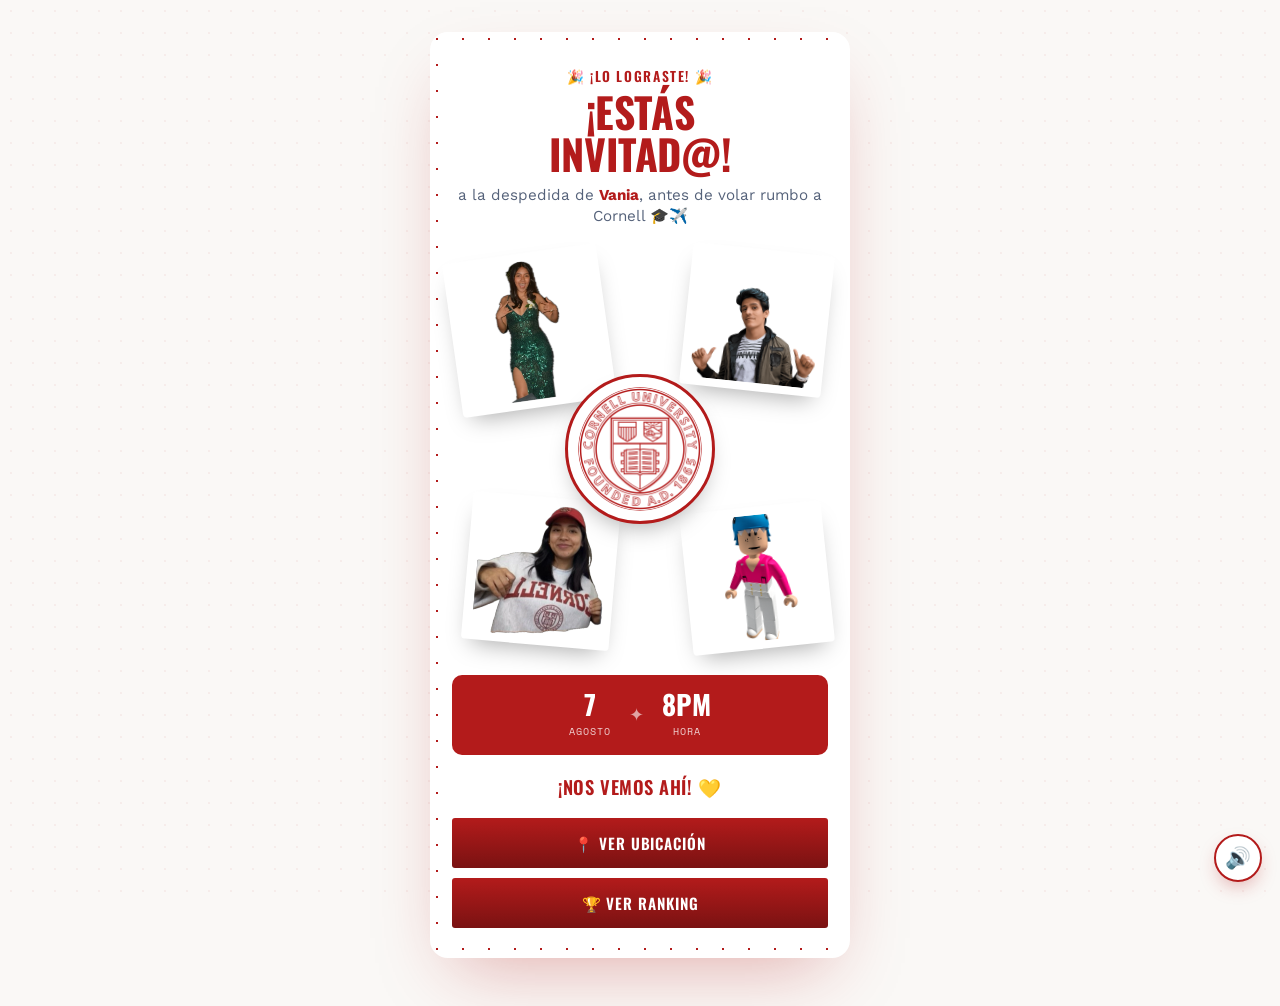
<file: invitacion-final.html>
<!DOCTYPE html>
<html lang="es">
<head>
<meta charset="UTF-8">
<meta name="viewport" content="width=device-width, initial-scale=1.0, maximum-scale=1.0">
<title>Estás invitad@ — Despedida de Vania</title>
<link rel="preconnect" href="https://fonts.googleapis.com">
<link rel="preconnect" href="https://fonts.gstatic.com" crossorigin>
<link href="https://fonts.googleapis.com/css2?family=Oswald:wght@500;600;700&family=Space+Mono:wght@400;700&family=Work+Sans:wght@400;500;600&display=swap" rel="stylesheet">
<link rel="stylesheet" href="style.css">
</head>
<body>

  <section id="pantalla-invitacion" class="pantalla activa">
    <div class="poster-fiesta">

      <p class="eyebrow-fiesta">🎉 ¡LO LOGRASTE! 🎉</p>
      <h1 class="titulo-fiesta">¡Estás<br>invitad@!</h1>
      <p class="subtexto-fiesta">a la despedida de <strong>Vania</strong>, antes de volar rumbo a Cornell 🎓✈️</p>

      <div class="collage-fotos" id="collage-fotos"></div>

      <div class="banner-evento">
        <div class="dato-evento">
          <span class="dato-numero">7</span>
          <span class="dato-label">Agosto</span>
        </div>
        <div class="dato-divisor">✦</div>
        <div class="dato-evento">
          <span class="dato-numero">8PM</span>
          <span class="dato-label">Hora</span>
        </div>
      </div>

      <p class="texto-final-fiesta">¡Nos vemos ahí! 💛</p>

      <button id="btn-ver-ubicacion" type="button" class="btn-dorado btn-ver-ubicacion">📍 Ver ubicación</button>
      <a href="ranking.html" class="btn-dorado btn-ver-ranking">🏆 Ver ranking</a>
    </div>
  </section>

  <div id="modal-ubicacion" class="modal-ubicacion oculto">
    <div class="modal-contenido">
      <button id="btn-cerrar-mapa" type="button" class="btn-cerrar-modal">✕</button>
      <a class="link-abrir-maps" target="_blank" rel="noopener"
         href="https://www.google.com/maps/search/?api=1&query=Morococha+135,+Lima+15024">
        Abrir en Maps ↗
      </a>
      <iframe
        src="https://www.google.com/maps/embed?pb=!1m18!1m12!1m3!1d396.5062681514528!2d-76.94958858126546!3d-12.074857401282227!2m3!1f0!2f0!3f0!3m2!1i1024!2i768!4f13.1!3m3!1m2!1s0x9105c6e466599591%3A0xf0528ea837544e8f!2sMorococha%20135%2C%20Lima%2015024!5e1!3m2!1ses!2spe!4v1785312203668!5m2!1ses!2spe"
        width="600" height="450" style="border:0;" allowfullscreen="" loading="lazy"
        referrerpolicy="strict-origin-when-cross-origin"></iframe>
    </div>
  </div>

  <script>window.CANCION_PERSONALIZADA = 'assets/musica/67.mp3';</script>
  <script src="musica.js"></script>
  <script src="invitacion-final.js"></script>
</body>
</html>
</file>
<file: style.css>
/* ===== TOKENS — Cornell (rojo & blanco) ===== */
:root{
  --rojo-cornell: #B31B1B;
  --rojo-oscuro: #7A1212;
  --rojo-suave: #E8A0A0;
  --blanco: #FFFFFF;
  --hueso: #FAF8F6;
  --gris-linea: #E3DEDA;
  --texto-oscuro: #241414;
  --texto-tenue: #8A7B7B;
  --verde-ok: #4C7A4C;

  --fuente-display: 'Oswald', sans-serif;
  --fuente-cuerpo: 'Work Sans', sans-serif;
  --fuente-mono: 'Space Mono', monospace;
}

*{ box-sizing: border-box; }

html, body{
  margin: 0;
  padding: 0;
  min-height: 100vh;
  background: var(--hueso);
  color: var(--texto-oscuro);
  font-family: var(--fuente-cuerpo);
  overflow-x: hidden;
}

/* textura sutil de líneas finas, tipo papel académico */
body::before{
  content: "";
  position: fixed;
  inset: 0;
  background-image: radial-gradient(rgba(179,27,27,0.05) 1px, transparent 1px);
  background-size: 22px 22px;
  pointer-events: none;
  z-index: 0;
}

@media (prefers-reduced-motion: reduce){
  *{ animation-duration: 0.01ms !important; transition-duration: 0.01ms !important; }
}

.eyebrow{
  font-family: var(--fuente-display);
  font-weight: 600;
  letter-spacing: 0.2em;
  font-size: 0.72rem;
  color: var(--rojo-cornell);
  margin: 0 0 8px;
  text-transform: uppercase;
}

.tagline-varsity{
  font-family: var(--fuente-mono);
  font-size: 0.68rem;
  letter-spacing: 0.12em;
  color: var(--texto-tenue);
  text-transform: uppercase;
  margin: -4px 0 14px;
}

.subtexto{
  color: var(--texto-tenue);
  font-size: 0.95rem;
  line-height: 1.5;
  margin: 8px 0 20px;
}

/* ===== PANTALLAS ===== */
.pantalla{
  display: none;
  min-height: 100vh;
  width: 100%;
  position: relative;
  z-index: 1;
  padding: 32px 20px 48px;
  align-items: center;
  justify-content: center;
}
.pantalla.activa{ display: flex; flex-direction: column; }

/* ===== PANTALLA NOMBRE ===== */
#pantalla-nombre{ align-items: center; }

.tarjeta-boarding{
  background: var(--blanco);
  color: var(--texto-oscuro);
  border-radius: 4px;
  max-width: 360px;
  width: 100%;
  padding: 36px 28px;
  position: relative;
  box-shadow: 0 30px 60px -20px rgba(179,27,27,0.25);
  border-left: 7px solid var(--rojo-cornell);
  border-top: 1px solid var(--gris-linea);
}

.titulo-principal{
  font-family: var(--fuente-display);
  font-weight: 700;
  font-size: 2.3rem;
  line-height: 1.05;
  margin: 0 0 12px;
  color: var(--rojo-cornell);
  text-transform: uppercase;
  letter-spacing: -0.01em;
}

.tarjeta-boarding .subtexto{ color: #6B5C5C; }

#input-nombre{
  width: 100%;
  padding: 14px 16px;
  border-radius: 3px;
  border: 1.5px solid var(--gris-linea);
  background: var(--hueso);
  font-family: var(--fuente-cuerpo);
  font-size: 1rem;
  color: var(--texto-oscuro);
  margin-bottom: 14px;
  outline: none;
}
#input-nombre:focus{
  border-color: var(--rojo-cornell);
  box-shadow: 0 0 0 3px rgba(179,27,27,0.12);
}

.btn-dorado{
  width: 100%;
  padding: 14px 16px;
  border: none;
  border-radius: 3px;
  background: linear-gradient(180deg, var(--rojo-cornell), var(--rojo-oscuro));
  color: var(--blanco);
  font-family: var(--fuente-display);
  font-weight: 600;
  font-size: 0.95rem;
  letter-spacing: 0.06em;
  text-transform: uppercase;
  cursor: pointer;
  transition: transform 0.15s ease, box-shadow 0.15s ease;
}
.btn-dorado:hover{ transform: translateY(-1px); box-shadow: 0 8px 20px -8px rgba(179,27,27,0.45); }
.btn-dorado:active{ transform: translateY(0); }
.btn-dorado:focus-visible{ outline: 3px solid var(--rojo-oscuro); outline-offset: 2px; }

.error-nombre{
  color: var(--rojo-cornell);
  font-size: 0.82rem;
  margin: 10px 0 0;
  font-family: var(--fuente-mono);
  display: none;
}
.error-nombre.visible{ display: block; }

/* ===== PANTALLA MAPA ===== */
#pantalla-mapa{ flex-direction: column; align-items: center; }

.encabezado-mapa{
  text-align: center;
  max-width: 420px;
  margin-bottom: 8px;
}

.titulo-mapa{
  font-family: var(--fuente-display);
  font-weight: 700;
  font-size: 1.7rem;
  margin: 0;
  color: var(--texto-oscuro);
  text-transform: uppercase;
}
#nombre-jugadora{ color: var(--rojo-cornell); }

/* Ruta horizontal, de izquierda (Lima) a derecha (Nueva York) */
.mapa-vuelo{
  position: relative;
  width: 100%;
  max-width: 600px;
  aspect-ratio: 380 / 260;
  margin: 28px auto 0;
  border-radius: 10px;
  overflow: hidden;
  border: 2px solid var(--rojo-cornell);
  background-image: linear-gradient(rgba(250,248,246,0.35), rgba(250,248,246,0.35)), url('assets/imagenes/mapa-fondo.png');
  background-size: cover;
  background-position: center;
}

.ruta-svg{
  position: absolute;
  inset: 0;
  width: 100%;
  height: 100%;
}

.avion{
  position: absolute;
  width: 34px;
  height: 34px;
  left: 26.6%;
  top: 89%;
  transform: translate(-50%, -50%) rotate(-30deg);
  transition: left 1.1s cubic-bezier(0.4,0,0.2,1), top 1.1s cubic-bezier(0.4,0,0.2,1), transform 1.1s ease;
  filter: drop-shadow(0 6px 10px rgba(179,27,27,0.35));
  z-index: 3;
}
.avion.en-nivel-2{ left: 58.3%; top: 20.3%; transform: translate(-50%, -50%) rotate(20deg); }

.sello{
  position: absolute;
  transform: translate(-50%, -50%);
  display: flex;
  flex-direction: column;
  align-items: center;
  gap: 6px;
  background: none;
  border: none;
  cursor: pointer;
  z-index: 2;
  padding: 10px;
  font-family: var(--fuente-cuerpo);
}
.sello:focus-visible .sello-anillo{ outline: 3px solid var(--rojo-oscuro); outline-offset: 3px; }

/* Posiciones calzadas con los pines reales de la foto de fondo */
.sello-1{ left: 26.6%; top: 89%; }
.sello-2{ left: 58.3%; top: 20.3%; }

.sello-anillo{
  width: 52px;
  height: 52px;
  border-radius: 50%;
  border: 2.5px solid var(--rojo-cornell);
  background: var(--blanco);
  display: flex;
  align-items: center;
  justify-content: center;
  font-size: 1.4rem;
  position: relative;
  transition: transform 0.2s ease, box-shadow 0.2s ease;
  box-shadow: 0 8px 18px -8px rgba(179,27,27,0.35);
}
.sello:not(.bloqueado):hover .sello-anillo{
  transform: scale(1.06);
  box-shadow: 0 0 0 4px rgba(179,27,27,0.15), 0 10px 24px -8px rgba(179,27,27,0.35);
}

.sello-candado{
  position: absolute;
  bottom: -2px;
  right: -2px;
  background: var(--rojo-cornell);
  color: var(--blanco);
  border-radius: 50%;
  width: 20px;
  height: 20px;
  display: flex;
  align-items: center;
  justify-content: center;
  font-size: 0.68rem;
}

.sello:not(.bloqueado) .sello-candado{ display: none; }

.sello.bloqueado .sello-anillo{
  border-color: var(--gris-linea);
  filter: grayscale(0.5) brightness(0.97);
  cursor: not-allowed;
}
.sello.bloqueado{ cursor: not-allowed; }

.sello.completado .sello-anillo{
  border-style: solid;
  border-color: var(--verde-ok);
  box-shadow: 0 0 0 4px rgba(76,122,76,0.15);
}

.sello-nombre{
  font-family: var(--fuente-display);
  font-weight: 600;
  font-size: 0.78rem;
  color: var(--texto-oscuro);
}

.sello-estado{
  font-family: var(--fuente-mono);
  font-size: 0.58rem;
  letter-spacing: 0.05em;
  color: var(--texto-tenue);
  background: var(--blanco);
  border: 1px solid var(--gris-linea);
  padding: 1px 6px;
  border-radius: 20px;
  white-space: nowrap;
}

.pie-mapa{
  margin-top: 22px;
  text-align: center;
}
#mensaje-progreso{
  font-family: var(--fuente-mono);
  font-size: 0.8rem;
  color: var(--rojo-cornell);
  letter-spacing: 0.02em;
}

.link-ranking{
  font-family: var(--fuente-mono);
  font-size: 0.75rem;
  margin-top: 8px;
}
.link-ranking a{ color: var(--texto-tenue); }

@media (min-width: 480px){
  .titulo-principal{ font-size: 3rem; }
}

/* ===== JUEGO: QUIZ ===== */
.contenedor-juego{
  width: 100%;
  max-width: 420px;
  margin: 0 auto;
}

.cabecera-juego{ text-align: center; margin-bottom: 22px; }

.titulo-juego{
  font-family: var(--fuente-display);
  font-weight: 700;
  font-size: 1.5rem;
  margin: 4px 0 18px;
  color: var(--rojo-cornell);
  text-transform: uppercase;
}

.barra-progreso{
  display: flex;
  gap: 6px;
  justify-content: center;
}
.punto-progreso{
  width: 34px;
  height: 5px;
  border-radius: 3px;
  background: var(--gris-linea);
  transition: background 0.2s ease;
}
.punto-progreso.activo{ background: var(--rojo-cornell); }
.punto-progreso.hecho{ background: var(--verde-ok); }

.tarjeta-pregunta{
  background: var(--blanco);
  border-radius: 6px;
  padding: 28px 22px;
  box-shadow: 0 20px 45px -20px rgba(179,27,27,0.25);
  border-top: 1px solid var(--gris-linea);
}

.pregunta-numero{
  font-family: var(--fuente-mono);
  font-size: 0.7rem;
  letter-spacing: 0.15em;
  color: var(--texto-tenue);
  text-transform: uppercase;
  margin: 0 0 8px;
}

.pregunta-texto{
  font-family: var(--fuente-display);
  font-weight: 600;
  font-size: 1.3rem;
  color: var(--texto-oscuro);
  margin: 0 0 20px;
  line-height: 1.3;
}

.opciones-lista{
  display: flex;
  flex-direction: column;
  gap: 10px;
}

.opcion-btn{
  text-align: left;
  padding: 13px 16px;
  border-radius: 5px;
  border: 1.5px solid var(--gris-linea);
  background: var(--hueso);
  font-family: var(--fuente-cuerpo);
  font-size: 0.95rem;
  color: var(--texto-oscuro);
  cursor: pointer;
  transition: border-color 0.15s ease, background 0.15s ease, transform 0.1s ease;
}
.opcion-btn:hover:not(:disabled){
  border-color: var(--rojo-cornell);
  transform: translateX(2px);
}
.opcion-btn:focus-visible{ outline: 3px solid var(--rojo-oscuro); outline-offset: 2px; }

.opcion-btn.correcta{
  border-color: var(--verde-ok);
  background: rgba(76,122,76,0.08);
  font-weight: 600;
}
.opcion-btn.incorrecta{
  border-color: var(--rojo-cornell);
  background: rgba(179,27,27,0.06);
}
.opcion-btn:disabled{ cursor: default; }

.btn-siguiente{
  margin-top: 18px;
}
.btn-siguiente:disabled{
  opacity: 0.45;
  cursor: not-allowed;
}

/* ===== PANTALLA RESULTADO ===== */
#pantalla-resultado{ align-items: center; }

.tarjeta-resultado{ text-align: center; }

.resultado-emoji{ font-size: 3rem; margin-bottom: 6px; }

.resultado-titulo{ font-size: 2rem; margin-bottom: 6px; }

.resultado-puntaje{
  font-family: var(--fuente-mono);
  font-size: 1.1rem;
  color: var(--texto-oscuro);
  margin: 0 0 10px;
}

/* ===== JUEGO: MEMORIA ===== */
.contenedor-memoria{ max-width: 480px; }

.marcadores-memoria{
  display: flex;
  justify-content: center;
  gap: 22px;
  margin-top: 10px;
}
.marcador{
  font-family: var(--fuente-mono);
  font-size: 0.8rem;
  color: var(--texto-tenue);
}
.marcador strong{
  color: var(--rojo-cornell);
  font-size: 1rem;
}

.tablero-memoria{
  display: grid;
  grid-template-columns: repeat(4, 1fr);
  gap: 8px;
  margin-top: 18px;
}
@media (min-width: 420px){
  .tablero-memoria{ grid-template-columns: repeat(5, 1fr); gap: 10px; }
}

.carta{
  aspect-ratio: 1 / 1;
  perspective: 800px;
  cursor: pointer;
  background: none;
  border: none;
  padding: 0;
}
.carta:disabled{ cursor: default; }

.carta-interior{
  position: relative;
  width: 100%;
  height: 100%;
  transition: transform 0.5s cubic-bezier(0.4,0,0.2,1);
  transform-style: preserve-3d;
}
.carta.volteada .carta-interior,
.carta.encontrada .carta-interior{
  transform: rotateY(180deg);
}

.carta-cara{
  position: absolute;
  inset: 0;
  backface-visibility: hidden;
  border-radius: 6px;
  overflow: hidden;
  display: flex;
  align-items: center;
  justify-content: center;
}

.carta-reverso{
  background: var(--blanco);
  border: 2px solid var(--rojo-cornell);
  padding: 14%;
}
.carta-reverso img{
  width: 100%;
  height: 100%;
  object-fit: contain;
}

.carta-frente{
  transform: rotateY(180deg);
  border: 2px solid var(--rojo-cornell);
}
.carta-frente img{
  width: 100%;
  height: 100%;
  object-fit: cover;
}

.carta.encontrada .carta-frente{
  border-color: var(--verde-ok);
  opacity: 0.85;
}

.carta.error .carta-reverso{
  border-color: var(--rojo-oscuro);
  animation: sacudir 0.35s ease;
}
@keyframes sacudir{
  0%, 100%{ transform: translateX(0); }
  25%{ transform: translateX(-4px); }
  75%{ transform: translateX(4px); }
}

/* ===== BOTÓN FLOTANTE DE MÚSICA ===== */
#boton-musica{
  position: fixed;
  bottom: 18px;
  right: 18px;
  width: 48px;
  height: 48px;
  border-radius: 50%;
  border: 2px solid var(--rojo-cornell);
  background: var(--blanco);
  font-size: 1.3rem;
  display: flex;
  align-items: center;
  justify-content: center;
  cursor: pointer;
  box-shadow: 0 8px 20px -6px rgba(179,27,27,0.4);
  z-index: 50;
  transition: transform 0.15s ease;
}
#boton-musica:hover{ transform: scale(1.08); }
#boton-musica:active{ transform: scale(0.95); }

.oculto{ display: none !important; }

.video-resultado-wrapper{
  position: relative;
  margin-bottom: 14px;
}

.video-resultado{
  width: 100%;
  display: block;
  border-radius: 6px;
  border: 2px solid var(--rojo-cornell);
}

.btn-play-video{
  position: absolute;
  top: 50%;
  left: 50%;
  transform: translate(-50%, -50%);
  width: 60px;
  height: 60px;
  border-radius: 50%;
  border: none;
  background: rgba(179,27,27,0.9);
  color: var(--blanco);
  font-size: 1.4rem;
  display: flex;
  align-items: center;
  justify-content: center;
  cursor: pointer;
  box-shadow: 0 8px 20px -6px rgba(0,0,0,0.5);
}
.btn-play-video:hover{ background: var(--rojo-cornell); }

/* ===== JUEGO: FLAPPY ===== */
.contenedor-flappy{ max-width: 380px; text-align: center; }

.subtexto-flappy{
  color: var(--texto-tenue);
  font-size: 0.85rem;
  margin: 4px 0 18px;
}

.lienzo-wrapper{
  position: relative;
  width: 100%;
  max-width: 360px;
  margin: 0 auto;
  border-radius: 8px;
  overflow: hidden;
  border: 2px solid var(--rojo-cornell);
  box-shadow: 0 20px 45px -20px rgba(179,27,27,0.3);
  line-height: 0;
}

#lienzo-flappy{
  width: 100%;
  height: auto;
  display: block;
  background: var(--hueso);
}

.overlay-puntaje{
  position: absolute;
  top: 14px;
  left: 50%;
  transform: translateX(-50%);
  font-family: var(--fuente-mono);
  font-weight: 700;
  font-size: 2rem;
  color: var(--rojo-cornell);
  text-shadow: 0 2px 0 var(--blanco), 0 -2px 0 var(--blanco), 2px 0 0 var(--blanco), -2px 0 0 var(--blanco);
  pointer-events: none;
}

.overlay-inicio{
  position: absolute;
  inset: 0;
  display: flex;
  align-items: center;
  justify-content: center;
  background: rgba(250,248,246,0.55);
  cursor: pointer;
}
.overlay-inicio.oculto{ display: none; }

.overlay-titulo{
  font-family: var(--fuente-display);
  font-weight: 600;
  font-size: 1.3rem;
  color: var(--rojo-cornell);
  background: var(--blanco);
  padding: 12px 22px;
  border-radius: 30px;
  border: 2px solid var(--rojo-cornell);
  box-shadow: 0 10px 25px -10px rgba(179,27,27,0.4);
}

/* ===== PÁGINA FINAL: PÓSTER DE FIESTA ===== */
#pantalla-invitacion{ align-items: center; }

.poster-fiesta{
  max-width: 420px;
  width: 100%;
  text-align: center;
  background: var(--blanco);
  border-radius: 18px;
  padding: 34px 22px 30px;
  position: relative;
  overflow: hidden;
  box-shadow: 0 30px 70px -25px rgba(179,27,27,0.35);
  background-image: radial-gradient(var(--rojo-cornell) 1.5px, transparent 1.5px);
  background-size: 26px 26px;
  background-position: -6px -6px;
}
.poster-fiesta::before{
  content: "";
  position: absolute;
  inset: 10px;
  background: var(--blanco);
  border-radius: 12px;
  z-index: 0;
}
.poster-fiesta > *{ position: relative; z-index: 1; }

.eyebrow-fiesta{
  font-family: var(--fuente-display);
  font-weight: 600;
  letter-spacing: 0.12em;
  font-size: 0.85rem;
  color: var(--rojo-cornell);
  text-transform: uppercase;
  margin: 0 0 4px;
}

.titulo-fiesta{
  font-family: var(--fuente-display);
  font-weight: 700;
  font-size: 2.6rem;
  line-height: 1.02;
  text-transform: uppercase;
  color: var(--rojo-cornell);
  margin: 0 0 10px;
  letter-spacing: -0.01em;
}

.subtexto-fiesta{
  font-family: var(--fuente-cuerpo);
  font-size: 0.95rem;
  color: #55627a;
  margin: 0 0 22px;
  line-height: 1.4;
}
.subtexto-fiesta strong{ color: var(--rojo-cornell); }

/* ---- Collage de polaroids ---- */
.collage-fotos{
  position: relative;
  height: 380px;
  margin: 10px auto 26px;
}

.polaroid{
  position: absolute;
  background: var(--blanco);
  padding: 8px 8px 8px;
  border-radius: 4px;
  box-shadow: 0 12px 24px -10px rgba(0,0,0,0.35);
  transform: rotate(var(--rot));
  animation: flotar 4.5s ease-in-out infinite;
}

.polaroid img{
  display: block;
  width: 100%;
  height: 100%;
  object-fit: cover;
  border-radius: 2px;
  animation: respirar-foto 3.5s ease-in-out infinite;
}

.foto-1{ width: 155px; height: 155px; top: 4px; left: 0; z-index: 2; }
.foto-2{ width: 142px; height: 142px; top: 0; right: 0; z-index: 2; }
.foto-3{ width: 148px; height: 148px; bottom: 4px; left: 4%; z-index: 2; }
.foto-4{ width: 142px; height: 142px; bottom: 0; right: 0; z-index: 2; }

.foto-logo{
  width: 150px;
  height: 150px;
  top: 50%;
  left: 50%;
  transform: translate(-50%, -50%) rotate(0deg);
  z-index: 3;
  border: 3px solid var(--rojo-cornell);
  border-radius: 50%;
  padding: 10px;
  animation: flotar-logo 3.5s ease-in-out infinite;
}
.foto-logo img{
  border-radius: 50%;
  object-fit: contain;
  animation: respirar-foto 3.5s ease-in-out infinite;
}

@keyframes respirar-foto{
  0%, 100%{ transform: scale(1); }
  50%{ transform: scale(1.14); }
}

@keyframes flotar{
  0%, 100%{ transform: rotate(var(--rot)) translateY(0); }
  50%{ transform: rotate(var(--rot)) translateY(-8px); }
}

@keyframes flotar-logo{
  0%, 100%{ transform: translate(-50%, -50%) scale(1); }
  50%{ transform: translate(-50%, -50%) scale(1.06); }
}

/* ---- Banner de fecha/hora ---- */
.banner-evento{
  display: flex;
  align-items: center;
  justify-content: center;
  gap: 18px;
  background: var(--rojo-cornell);
  border-radius: 10px;
  padding: 16px 10px;
  margin-bottom: 18px;
}

.dato-evento{
  display: flex;
  flex-direction: column;
  align-items: center;
}

.dato-numero{
  font-family: var(--fuente-display);
  font-weight: 700;
  font-size: 1.7rem;
  color: var(--blanco);
  text-transform: uppercase;
  line-height: 1;
}

.dato-label{
  font-family: var(--fuente-mono);
  font-size: 0.65rem;
  letter-spacing: 0.1em;
  text-transform: uppercase;
  color: rgba(255,255,255,0.8);
  margin-top: 4px;
}

.dato-divisor{
  color: rgba(255,255,255,0.6);
  font-size: 1.1rem;
}

.texto-final-fiesta{
  font-family: var(--fuente-display);
  font-weight: 600;
  font-size: 1.15rem;
  color: var(--rojo-cornell);
  text-transform: uppercase;
  letter-spacing: 0.03em;
  margin: 0 0 18px;
}

.btn-ver-ranking{
  display: block;
  text-decoration: none;
  text-align: center;
}

.btn-ver-ubicacion{
  margin-bottom: 10px;
}

/* ---- Modal de ubicación ---- */
.modal-ubicacion{
  position: fixed;
  inset: 0;
  background: rgba(15,10,10,0.65);
  display: flex;
  align-items: center;
  justify-content: center;
  padding: 18px;
  z-index: 200;
}

.modal-contenido{
  background: var(--blanco);
  border-radius: 10px;
  max-width: 400px;
  width: 100%;
  padding: 16px;
  position: relative;
  box-shadow: 0 30px 60px -20px rgba(0,0,0,0.5);
}

.btn-cerrar-modal{
  position: absolute;
  top: -12px;
  right: -12px;
  background: var(--rojo-cornell);
  color: var(--blanco);
  border: 2px solid var(--blanco);
  border-radius: 50%;
  width: 32px;
  height: 32px;
  font-size: 0.9rem;
  cursor: pointer;
  display: flex;
  align-items: center;
  justify-content: center;
}

.link-abrir-maps{
  display: block;
  margin-bottom: 10px;
  color: var(--rojo-cornell);
  font-family: var(--fuente-display);
  font-weight: 600;
  text-decoration: none;
  text-transform: uppercase;
  font-size: 0.85rem;
  letter-spacing: 0.04em;
}

.modal-contenido iframe{
  width: 100%;
  height: 260px;
  border: 0;
  border-radius: 6px;
  display: block;
}

@media (min-width: 420px){
  .collage-fotos{ height: 400px; }
}

/* ===== PÁGINA: RANKING ===== */
.contenedor-ranking{
  width: 100%;
  max-width: 420px;
  margin: 0 auto;
}

.lista-ranking{
  display: flex;
  flex-direction: column;
  gap: 8px;
  margin-bottom: 24px;
}

.cargando-ranking{
  text-align: center;
  color: var(--texto-tenue);
  font-family: var(--fuente-cuerpo);
  padding: 30px 0;
}

.fila-ranking{
  display: flex;
  align-items: center;
  gap: 12px;
  background: var(--blanco);
  border: 2px solid var(--gris-linea);
  border-radius: 8px;
  padding: 12px 14px;
}

.ranking-posicion{
  font-family: var(--fuente-display);
  font-weight: 700;
  font-size: 1.1rem;
  color: var(--rojo-cornell);
  min-width: 34px;
}

.ranking-nombre{
  font-family: var(--fuente-display);
  font-weight: 600;
  font-size: 1rem;
  text-transform: uppercase;
  color: var(--texto-oscuro);
  flex: 1;
}

.ranking-puntajes{
  display: flex;
  gap: 10px;
}

.ranking-dato{
  font-family: var(--fuente-mono);
  font-size: 0.78rem;
  color: var(--texto-tenue);
}

.btn-volver-mapa{
  display: block;
  text-align: center;
  text-decoration: none;
}
</file>
